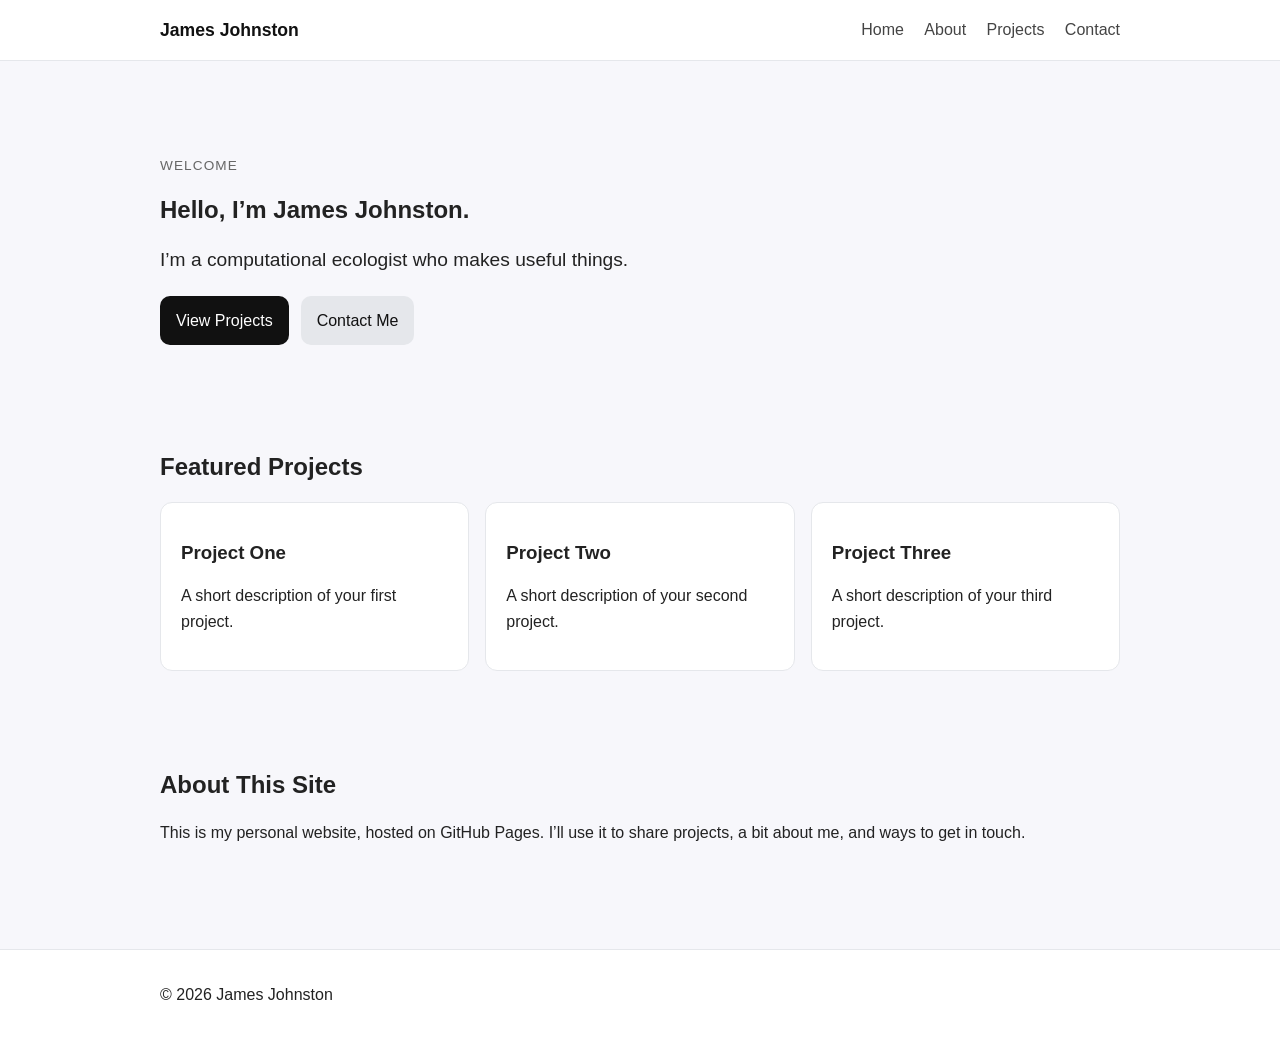
<file: index.html>
<!doctype html>
<html lang="en">
<head>
  <meta charset="UTF-8">
  <meta name="viewport" content="width=device-width, initial-scale=1.0">
  <title>James Johnston | Home</title>
  <link rel="stylesheet" href="style.css">
</head>
<body>
  <header class="site-header">
    <div class="container nav">
      <a class="logo" href="/">James Johnston</a>
      <nav>
        <a href="/">Home</a>
        <a href="/about.html">About</a>
        <a href="/projects.html">Projects</a>
        <a href="/contact.html">Contact</a>
      </nav>
    </div>
  </header>

  <main>
    <section class="hero container">
      <div>
        <p class="eyebrow">Welcome</p>
        <h1>Hello, I’m James Johnston.</h1>
        <p class="lead">
          I’m a computational ecologist who makes useful things.
        </p>
        <div class="button-row">
          <a class="button" href="/projects.html">View Projects</a>
          <a class="button button-secondary" href="/contact.html">Contact Me</a>
        </div>
      </div>
    </section>

    <section class="container section">
      <h2>Featured Projects</h2>
      <div class="card-grid">
        <article class="card">
          <h3>Project One</h3>
          <p>A short description of your first project.</p>
        </article>
        <article class="card">
          <h3>Project Two</h3>
          <p>A short description of your second project.</p>
        </article>
        <article class="card">
          <h3>Project Three</h3>
          <p>A short description of your third project.</p>
        </article>
      </div>
    </section>

    <section class="container section">
      <h2>About This Site</h2>
      <p>
        This is my personal website, hosted on GitHub Pages. I’ll use it to share
        projects, a bit about me, and ways to get in touch.
      </p>
    </section>
  </main>

  <footer class="site-footer">
    <div class="container">
      <p>© 2026 James Johnston</p>
    </div>
  </footer>
</body>
</html>
</file>
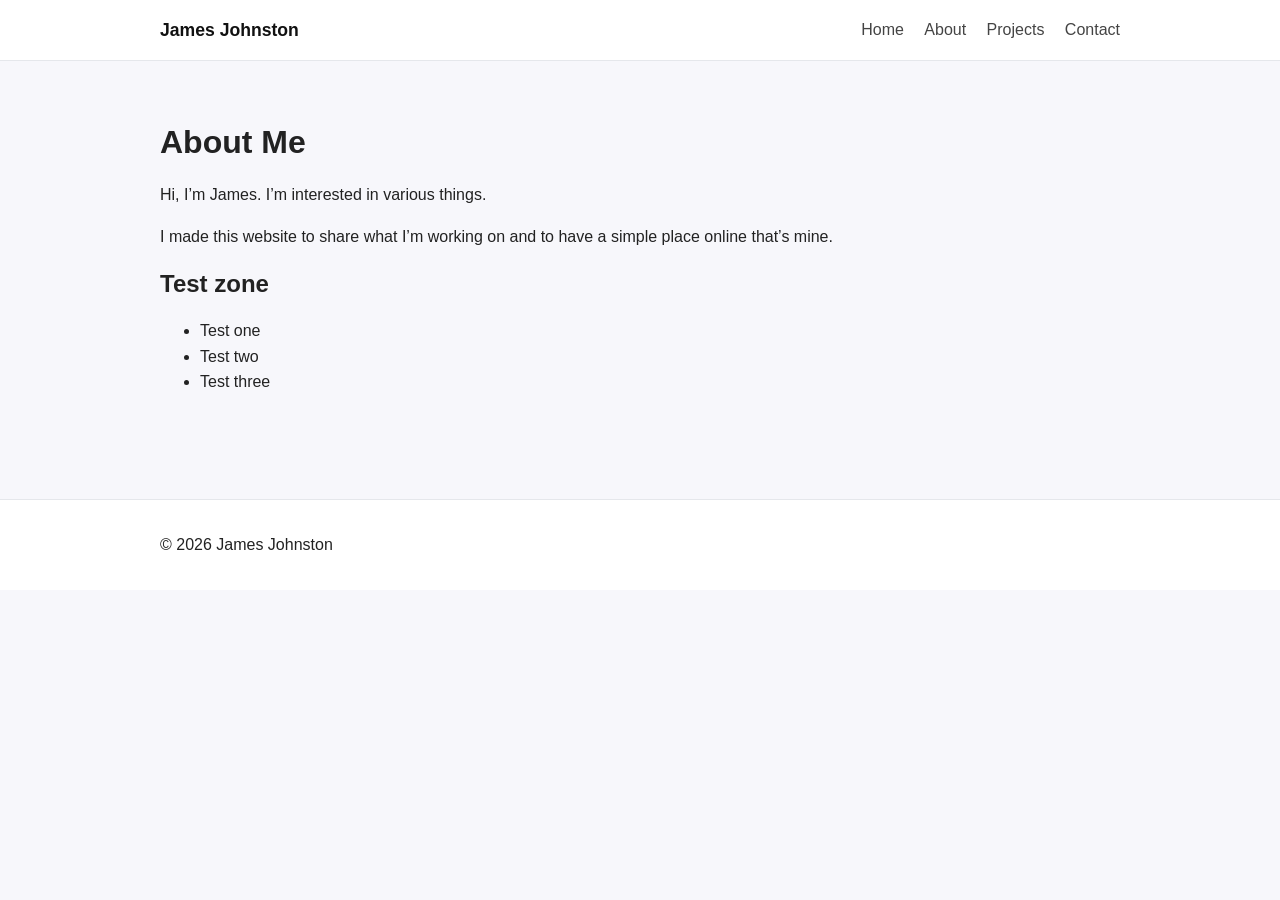
<file: about.html>
<!doctype html>
<html lang="en">
<head>
  <meta charset="UTF-8">
  <meta name="viewport" content="width=device-width, initial-scale=1.0">
  <title>James Johnston | About</title>
  <link rel="stylesheet" href="style.css">
</head>
<body>
  <header class="site-header">
    <div class="container nav">
      <a class="logo" href="/">James Johnston</a>
      <nav>
        <a href="/">Home</a>
        <a href="/about.html">About</a>
        <a href="/projects.html">Projects</a>
        <a href="/contact.html">Contact</a>
      </nav>
    </div>
  </header>

  <main class="container section">
    <h1>About Me</h1>
    <p>
      Hi, I’m James. I’m interested in various things.
    </p>
    <p>
      I made this website to share what I’m working on and to have a simple place
      online that’s mine.
    </p>


    <h2>Test zone</h2>
    <ul>
      <li>Test one</li>
      <li>Test two</li>
      <li>Test three</li>
    </ul>
  </main>

  <footer class="site-footer">
    <div class="container">
      <p>© 2026 James Johnston</p>
    </div>
  </footer>
</body>
</html>
</file>
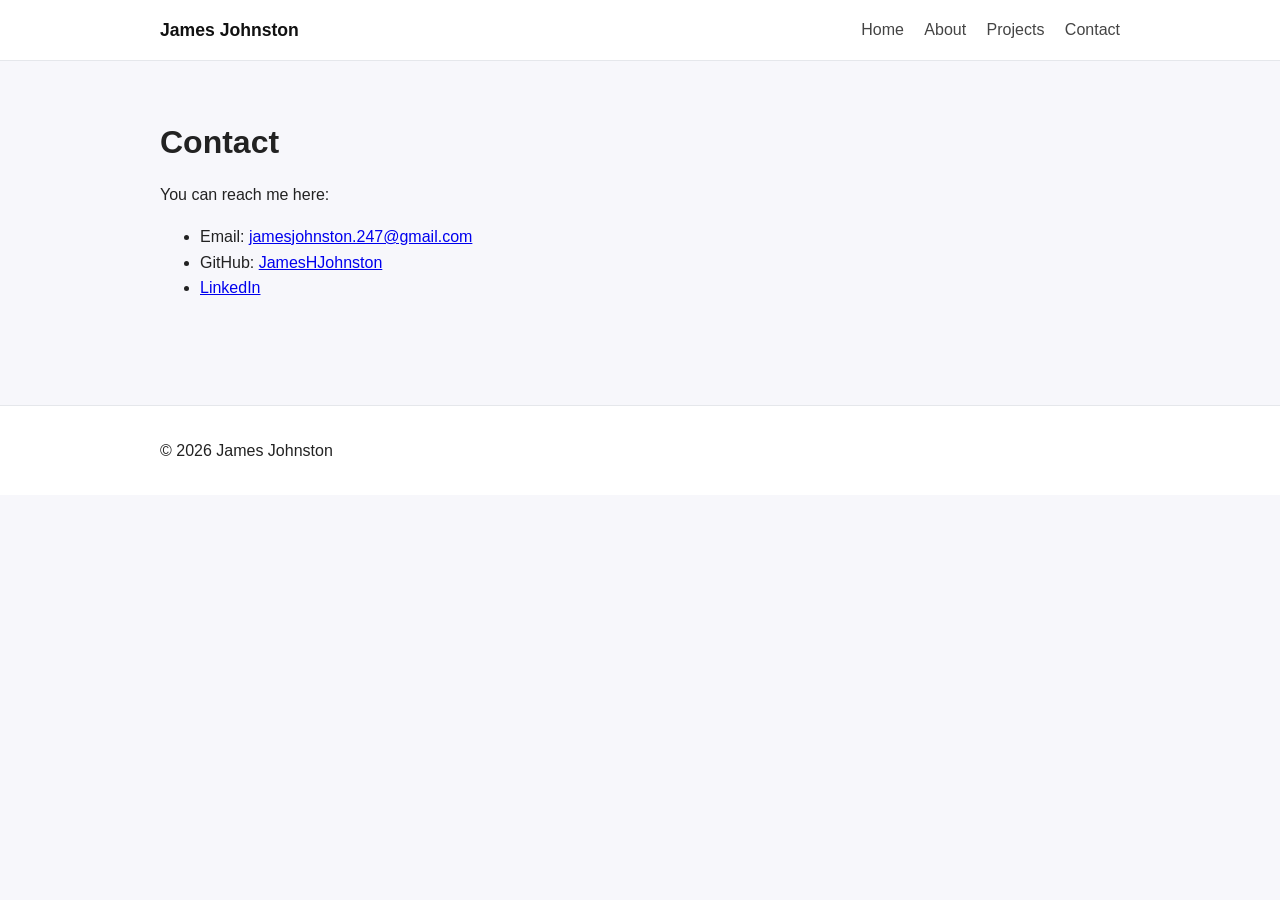
<file: contact.html>
<!doctype html>
<html lang="en">
<head>
  <meta charset="UTF-8">
  <meta name="viewport" content="width=device-width, initial-scale=1.0">
  <title>James Johnston | Contact</title>
  <link rel="stylesheet" href="style.css">
</head>
<body>
  <header class="site-header">
    <div class="container nav">
      <a class="logo" href="/">James Johnston</a>
      <nav>
        <a href="/">Home</a>
        <a href="/about.html">About</a>
        <a href="/projects.html">Projects</a>
        <a href="/contact.html">Contact</a>
      </nav>
    </div>
  </header>

  <main class="container section">
    <h1>Contact</h1>
    <p>You can reach me here:</p>

    <ul>
      <li>Email: <a href="mailto:jamesjohnston.247@gmail.com">jamesjohnston.247@gmail.com</a></li>
      <li>GitHub: <a href="https://github.com/JamesHJohnston">JamesHJohnston</a></li>
      <li><a href="https://linkedin.com/in/james-johnston-3a6902149">LinkedIn</a></li>
    </ul>
  </main>

  <footer class="site-footer">
    <div class="container">
      <p>© 2026 James Johnston</p>
    </div>
  </footer>
</body>
</html>
</file>
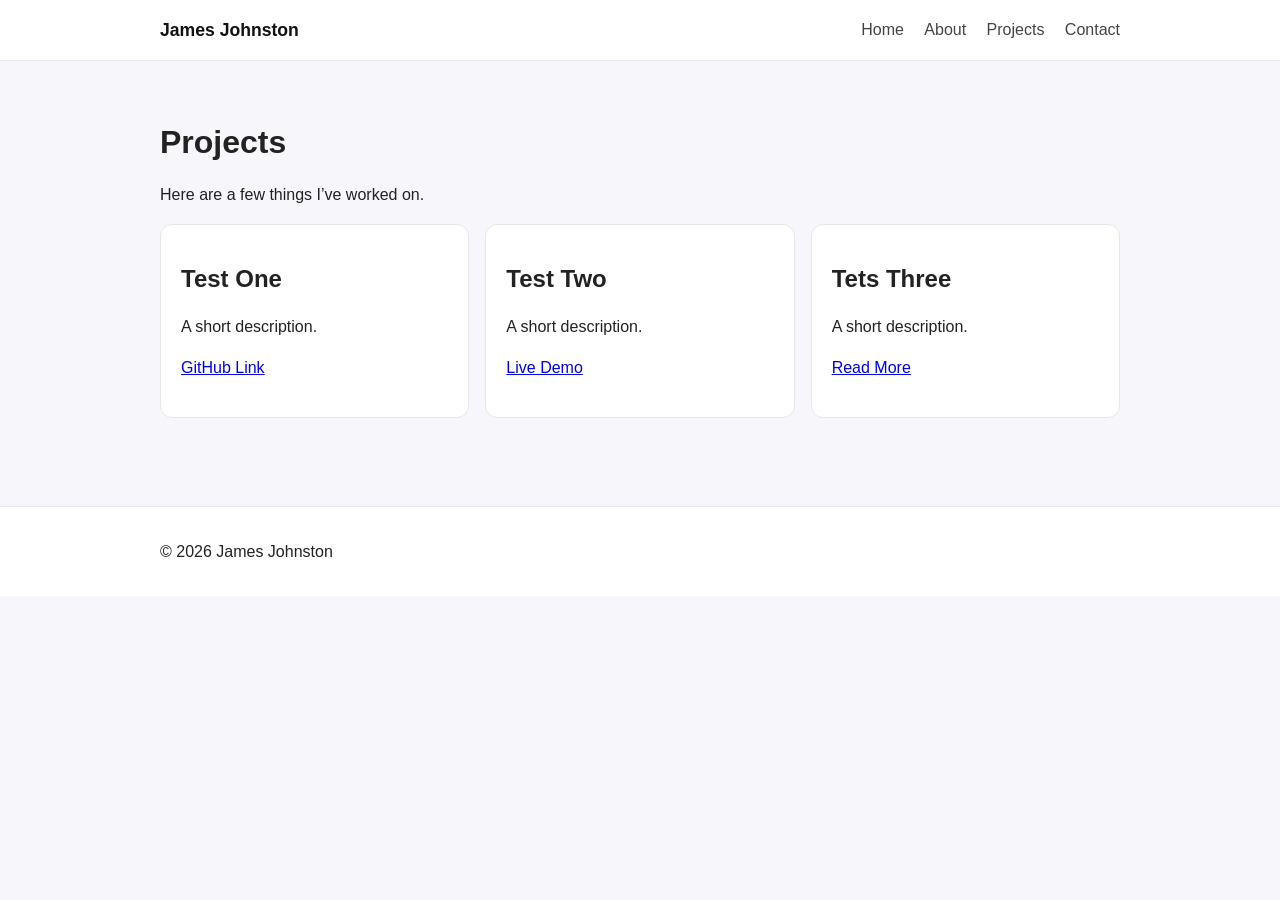
<file: projects.html>
<!doctype html>
<html lang="en">
<head>
  <meta charset="UTF-8">
  <meta name="viewport" content="width=device-width, initial-scale=1.0">
  <title>James Johnston | Projects</title>
  <link rel="stylesheet" href="style.css">
</head>
<body>
  <header class="site-header">
    <div class="container nav">
      <a class="logo" href="/">James Johnston</a>
      <nav>
        <a href="/">Home</a>
        <a href="/about.html">About</a>
        <a href="/projects.html">Projects</a>
        <a href="/contact.html">Contact</a>
      </nav>
    </div>
  </header>

  <main class="container section">
    <h1>Projects</h1>
    <p>Here are a few things I’ve worked on.</p>

    <div class="card-grid">
      <article class="card">
        <h2>Test One</h2>
        <p>A short description.</p>
        <p><a href="#">GitHub Link</a></p>
      </article>

      <article class="card">
        <h2>Test Two</h2>
        <p>A short description.</p>
        <p><a href="#">Live Demo</a></p>
      </article>

      <article class="card">
        <h2>Tets Three</h2>
        <p>A short description.</p>
        <p><a href="#">Read More</a></p>
      </article>
    </div>
  </main>

  <footer class="site-footer">
    <div class="container">
      <p>© 2026 James Johnston</p>
    </div>
  </footer>
</body>
</html>
</file>
<file: style.css>
* {
  box-sizing: border-box;
}

body {
  margin: 0;
  font-family: Arial, sans-serif;
  line-height: 1.6;
  color: #222;
  background: #f7f7fb;
}

.container {
  width: min(100% - 2rem, 960px);
  margin: 0 auto;
}

.site-header {
  background: white;
  border-bottom: 1px solid #e5e7eb;
}

.nav {
  display: flex;
  justify-content: space-between;
  align-items: center;
  padding: 1rem 0;
  gap: 1rem;
}

.logo {
  font-weight: bold;
  font-size: 1.1rem;
  color: #111;
  text-decoration: none;
}

nav a {
  margin-left: 1rem;
  color: #444;
  text-decoration: none;
}

nav a:hover,
a:hover {
  text-decoration: underline;
}

.hero {
  padding: 5rem 0 3rem;
}

.eyebrow {
  text-transform: uppercase;
  letter-spacing: 0.08em;
  font-size: 0.85rem;
  color: #666;
}

h1, h2, h3 {
  line-height: 1.2;
}

.lead {
  font-size: 1.2rem;
  max-width: 650px;
}

.section {
  padding: 2.5rem 0;
}

.card-grid {
  display: grid;
  grid-template-columns: repeat(auto-fit, minmax(220px, 1fr));
  gap: 1rem;
  margin-top: 1rem;
}

.card {
  background: white;
  border: 1px solid #e5e7eb;
  border-radius: 12px;
  padding: 1.25rem;
}

.button-row {
  display: flex;
  gap: 0.75rem;
  flex-wrap: wrap;
  margin-top: 1.25rem;
}

.button {
  display: inline-block;
  background: #111;
  color: white;
  padding: 0.75rem 1rem;
  border-radius: 10px;
  text-decoration: none;
}

.button-secondary {
  background: #e5e7eb;
  color: #111;
}

.site-footer {
  border-top: 1px solid #e5e7eb;
  background: white;
  margin-top: 3rem;
  padding: 1rem 0;
}
</file>
